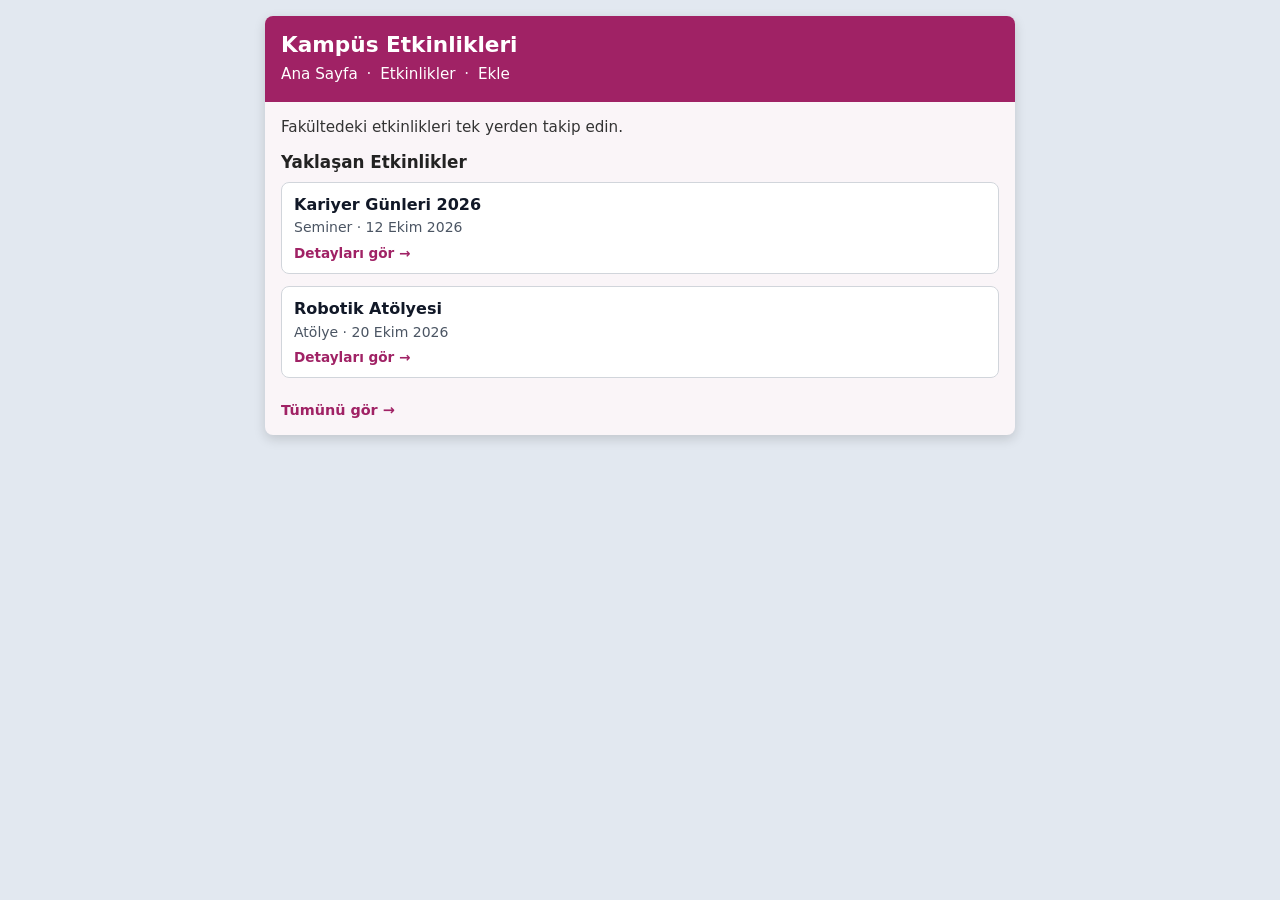
<file: index.html>
<!DOCTYPE html>
<html lang="tr">
<head>
  <meta charset="UTF-8">
  <meta name="viewport" content="width=device-width, initial-scale=1.0">
  <title>Kampüs Etkinlikleri</title>
  <link rel="stylesheet" href="css/2416501048.css">
  <script type="module" src="js/event-list.js"></script>
</head>
<body>
  <div class="uygulama-cercevesi">
    <header>
      <h1>Kampüs Etkinlikleri</h1>
      <nav class="nav-menu">
        <a href="index.html">Ana Sayfa</a>
        <span class="ayrac">&middot;</span>
        <a href="etkinlikler.html">Etkinlikler</a>
        <span class="ayrac">&middot;</span>
        <a href="etkinlik-ekle.html">Ekle</a>
      </nav>
    </header>

    <main>
      <p class="aciklama">Fakültedeki etkinlikleri tek yerden takip edin.</p>
      
      <h2>Yaklaşan Etkinlikler</h2>
      
      <!-- Slayt Adım 3 & 5: Elle yazılmış kartlar silindi, data-limit="2" verildi -->
      <section id="etkinlik-listesi" class="etkinlik-listesi grid-2" data-limit="2"></section>

      <a href="etkinlikler.html" class="sayfa-link">Tümünü gör &rarr;</a>
    </main>
  </div>
</body>
</html>
</file>
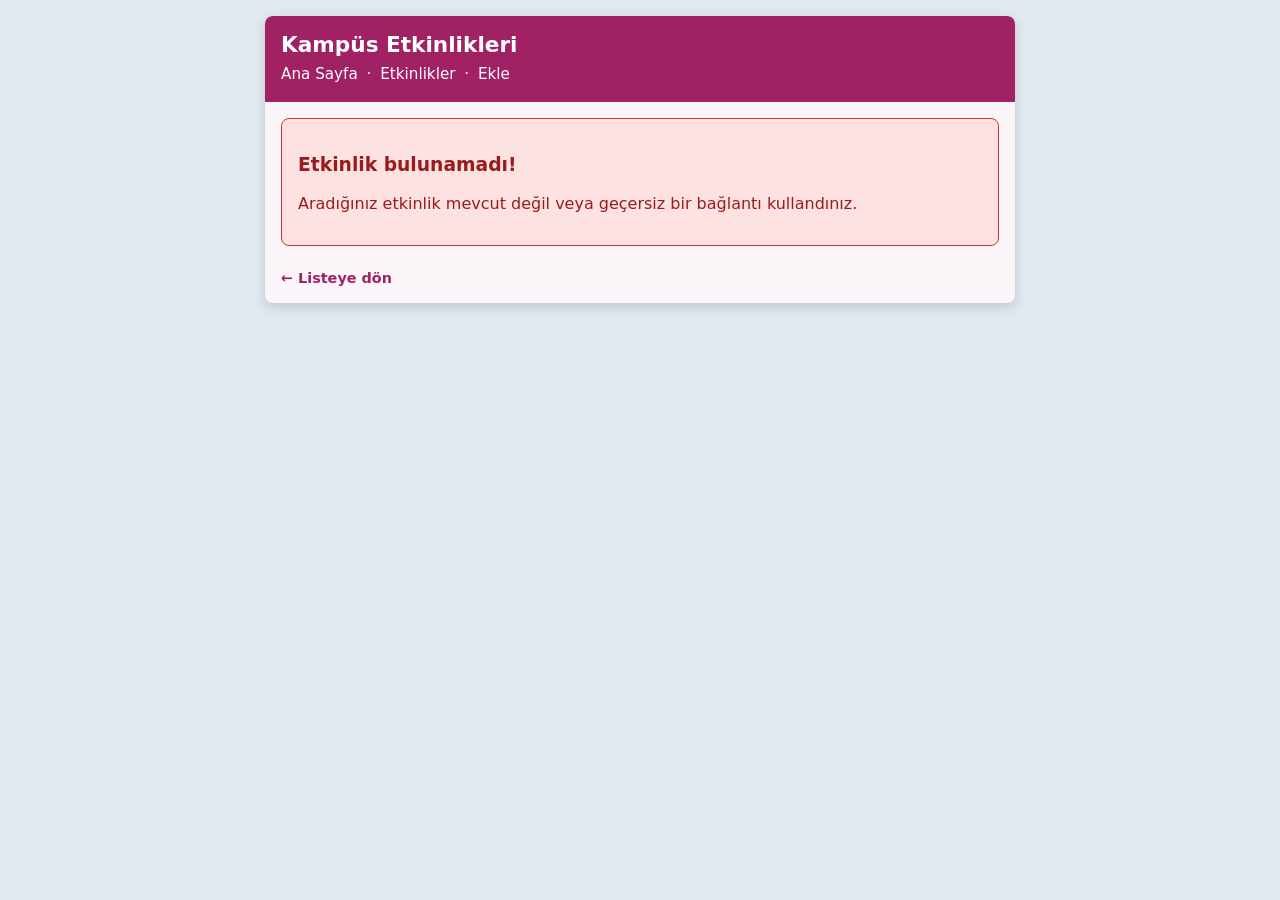
<file: etkinlik-detay.html>
<!DOCTYPE html>
<html lang="tr">
<head>
  <meta charset="UTF-8">
  <meta name="viewport" content="width=device-width, initial-scale=1.0">
  <title>Etkinlik Detayı</title>
  <link rel="stylesheet" href="css/2416501048.css">
  <script type="module" src="js/event-detail.js"></script>
</head>
<body>
  <div class="uygulama-cercevesi">
    <header>
      <h1>Kampüs Etkinlikleri</h1>
      <nav class="nav-menu">
        <a href="index.html">Ana Sayfa</a>
        <span class="ayrac">&middot;</span>
        <a href="etkinlikler.html">Etkinlikler</a>
        <span class="ayrac">&middot;</span>
        <a href="etkinlik-ekle.html">Ekle</a>
      </nav>
    </header>

    <main>
      <!-- Slayt Adım 8: Dinamik detay container'ı -->
      <div id="detay"></div>
    </main>
  </div>
</body>
</html>
</file>
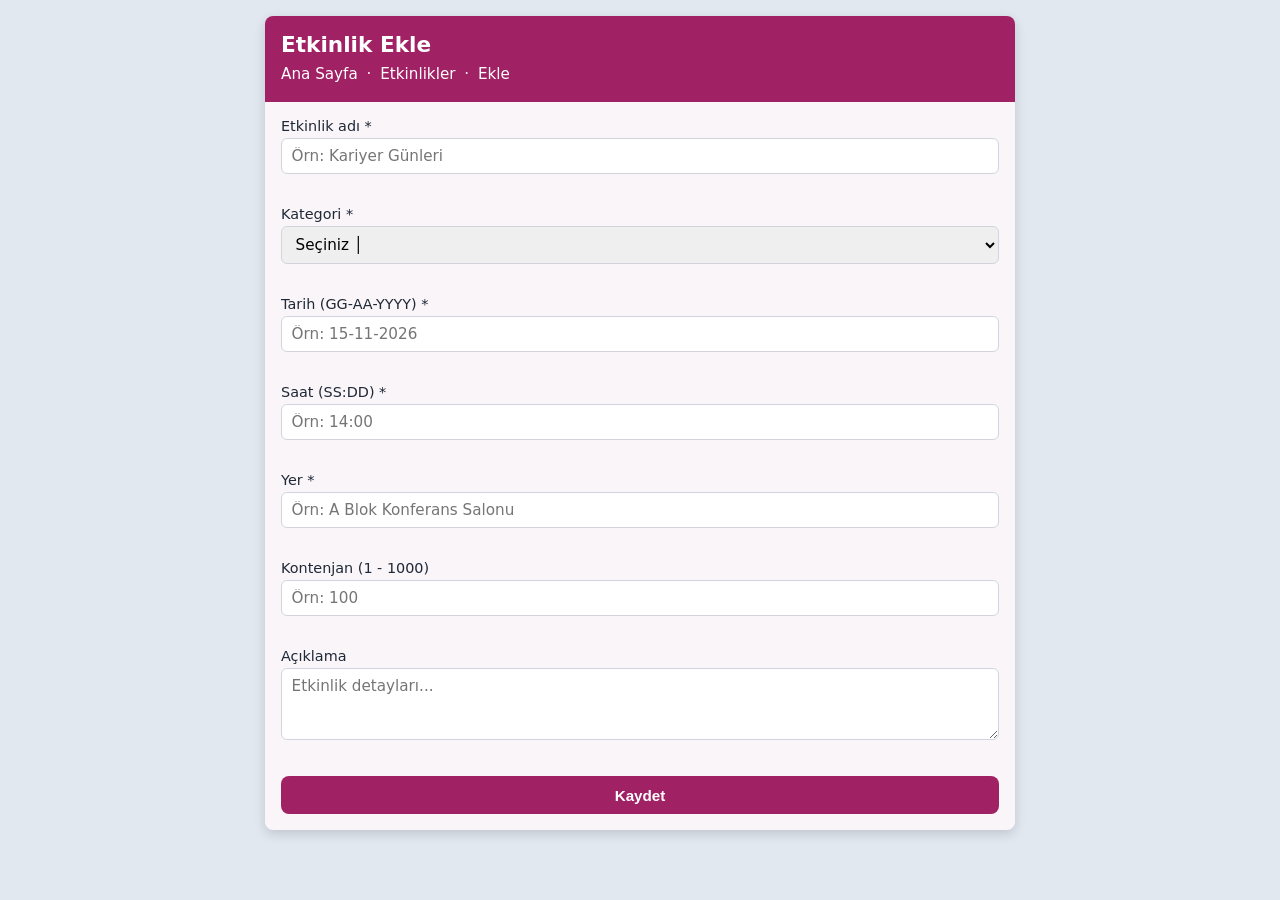
<file: etkinlik-ekle.html>
<!DOCTYPE html>
<html lang="tr">
<head>
  <meta charset="UTF-8">
  <meta name="viewport" content="width=device-width, initial-scale=1.0">
  <title>Etkinlik Ekle - Kampüs Etkinlikleri</title>
  <link rel="stylesheet" href="css/2416501048.css">
  <script type="module" src="js/event-form.js"></script>
</head>
<body>
  <div class="uygulama-cercevesi">
    <header>
      <h1>Etkinlik Ekle</h1>
      <nav class="nav-menu">
        <a href="index.html">Ana Sayfa</a>
        <span class="ayrac">&middot;</span>
        <a href="etkinlikler.html">Etkinlikler</a>
        <span class="ayrac">&middot;</span>
        <a href="etkinlik-ekle.html">Ekle</a>
      </nav>
    </header>

    <main>
      <!-- Slayt Adım 9 & 10: novalidate, hata alanları ve mesaj alanı -->
      <form id="etkinlik-formu" novalidate>
        <label>
          Etkinlik adı *
          <input type="text" name="ad" placeholder="Örn: Kariyer Günleri">
          <span class="alan-hata" id="ad-hata"></span>
        </label>

        <label>
          Kategori *
          <select name="kategori">
            <option value="" selected disabled>Seçiniz &boxv;</option>
            <option value="Seminer">Seminer</option>
            <option value="Atölye">Atölye</option>
            <option value="Söyleşi">Söyleşi</option>
            <option value="Yarışma">Yarışma</option>
          </select>
          <span class="alan-hata" id="kategori-hata"></span>
        </label>

        <label>
          Tarih (GG-AA-YYYY) *
          <input type="text" name="tarih" placeholder="Örn: 15-11-2026">
          <span class="alan-hata" id="tarih-hata"></span>
        </label>

        <label>
          Saat (SS:DD) *
          <input type="text" name="saat" placeholder="Örn: 14:00">
          <span class="alan-hata" id="saat-hata"></span>
        </label>

        <label>
          Yer *
          <input type="text" name="yer" placeholder="Örn: A Blok Konferans Salonu">
          <span class="alan-hata" id="yer-hata"></span>
        </label>

        <label>
          Kontenjan (1 - 1000)
          <input type="number" name="kontenjan" placeholder="Örn: 100">
          <span class="alan-hata" id="kontenjan-hata"></span>
        </label>

        <label>
          Açıklama
          <textarea name="aciklama" rows="3" placeholder="Etkinlik detayları..."></textarea>
          <span class="alan-hata" id="aciklama-hata"></span>
        </label>

        <button type="submit" class="form-buton">Kaydet</button>
      </form>

      <div id="form-mesaj"></div>
    </main>
  </div>
</body>
</html>
</file>
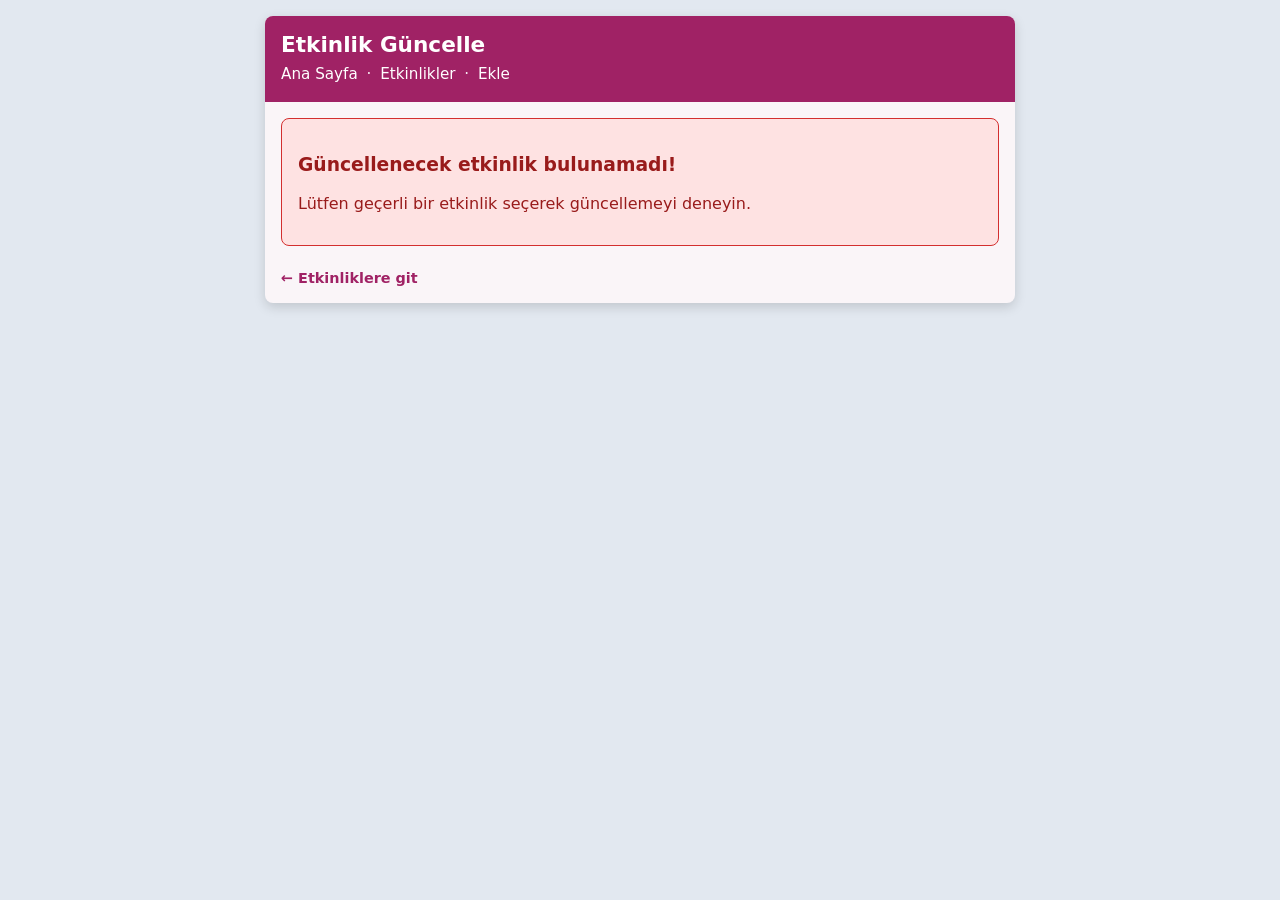
<file: etkinlik-guncelle.html>
<!DOCTYPE html>
<html lang="tr">
<head>
  <meta charset="UTF-8">
  <meta name="viewport" content="width=device-width, initial-scale=1.0">
  <title>Etkinlik Güncelle - Kampüs Etkinlikleri</title>
  <link rel="stylesheet" href="css/2416501048.css">
  <script type="module" src="js/event-form.js"></script>
</head>
<body>
  <div class="uygulama-cercevesi">
    <header>
      <h1>Etkinlik Güncelle</h1>
      <nav class="nav-menu">
        <a href="index.html">Ana Sayfa</a>
        <span class="ayrac">&middot;</span>
        <a href="etkinlikler.html">Etkinlikler</a>
        <span class="ayrac">&middot;</span>
        <a href="etkinlik-ekle.html">Ekle</a>
      </nav>
    </header>

    <main>
      <!-- Slayt Adım 11: data-mode="guncelle" ile işaretlenmiş form -->
      <form id="etkinlik-formu" data-mode="guncelle" novalidate>
        <label>
          Etkinlik adı *
          <input type="text" name="ad">
          <span class="alan-hata" id="ad-hata"></span>
        </label>

        <label>
          Kategori *
          <select name="kategori">
            <option value="" disabled>Seçiniz &boxv;</option>
            <option value="Seminer">Seminer</option>
            <option value="Atölye">Atölye</option>
            <option value="Söyleşi">Söyleşi</option>
            <option value="Yarışma">Yarışma</option>
          </select>
          <span class="alan-hata" id="kategori-hata"></span>
        </label>

        <label>
          Tarih (GG-AA-YYYY) *
          <input type="text" name="tarih">
          <span class="alan-hata" id="tarih-hata"></span>
        </label>

        <label>
          Saat (SS:DD) *
          <input type="text" name="saat">
          <span class="alan-hata" id="saat-hata"></span>
        </label>

        <label>
          Yer *
          <input type="text" name="yer">
          <span class="alan-hata" id="yer-hata"></span>
        </label>

        <label>
          Kontenjan (1 - 1000)
          <input type="number" name="kontenjan">
          <span class="alan-hata" id="kontenjan-hata"></span>
        </label>

        <label>
          Açıklama
          <textarea name="aciklama" rows="3"></textarea>
          <span class="alan-hata" id="aciklama-hata"></span>
        </label>

        <button type="submit" class="form-buton">Güncelle</button>
      </form>

      <div id="form-mesaj"></div>
    </main>
  </div>
</body>
</html>
</file>
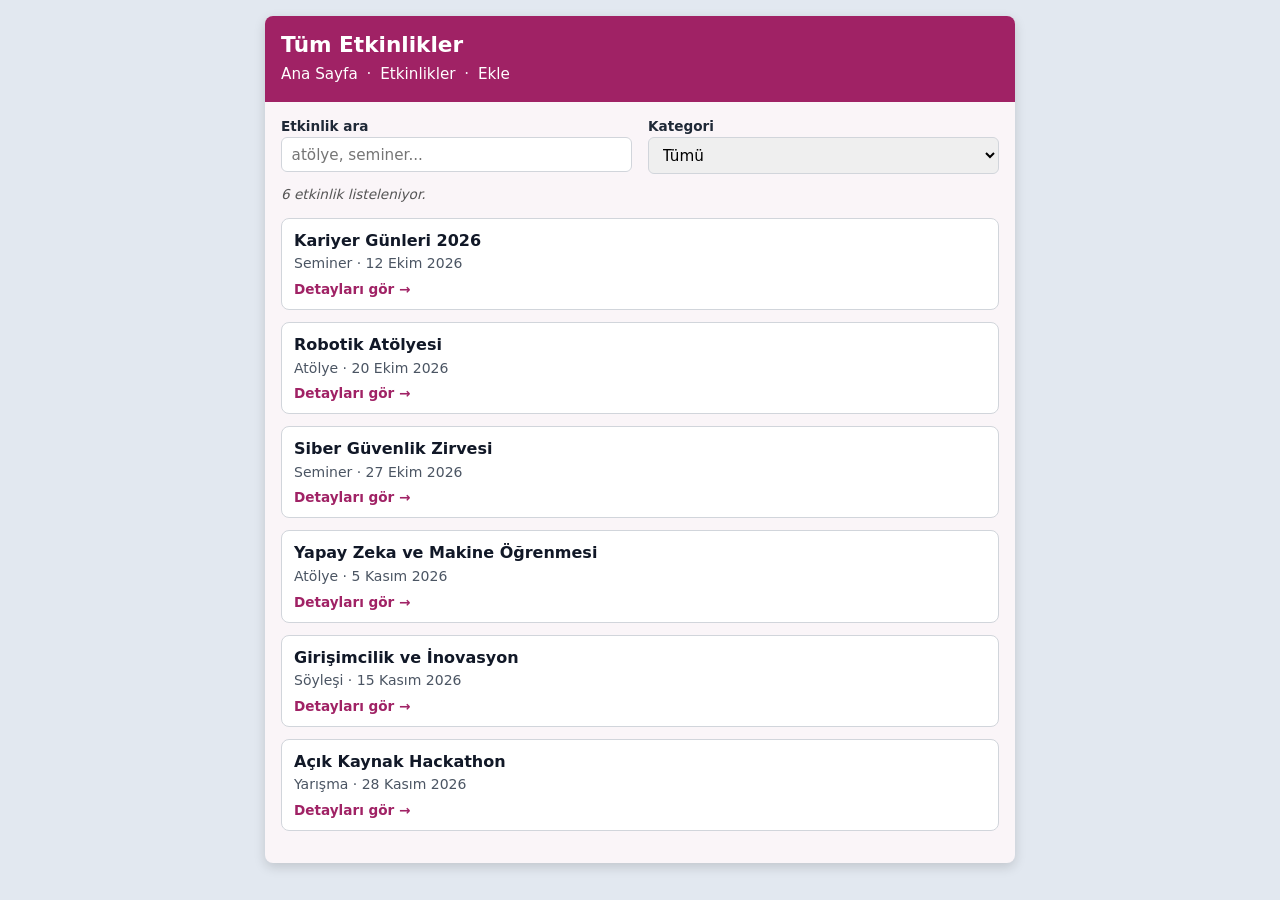
<file: etkinlikler.html>
<!DOCTYPE html>
<html lang="tr">
<head>
  <meta charset="UTF-8">
  <meta name="viewport" content="width=device-width, initial-scale=1.0">
  <title>Tüm Etkinlikler - Kampüs Etkinlikleri</title>
  <link rel="stylesheet" href="css/2416501048.css">
  <script type="module" src="js/event-list.js"></script>
</head>
<body>
  <div class="uygulama-cercevesi">
    <header>
      <h1>Tüm Etkinlikler</h1>
      <nav class="nav-menu">
        <a href="index.html">Ana Sayfa</a>
        <span class="ayrac">&middot;</span>
        <a href="etkinlikler.html">Etkinlikler</a>
        <span class="ayrac">&middot;</span>
        <a href="etkinlik-ekle.html">Ekle</a>
      </nav>
    </header>

    <main>
      <!-- Slayt Adım 6: Arama ve Kategori Filtre Formu -->
      <form id="filtre-formu" class="filtre">
        <label for="arama">
          Etkinlik ara
          <input type="search" id="arama" placeholder="atölye, seminer...">
        </label>

        <label for="kategori-filtre">
          Kategori
          <select id="kategori-filtre">
            <option value="">Tümü</option>
          </select>
        </label>
      </form>

      <p id="sonuc"></p>

      <!-- Slayt Adım 3 & 4: Boşaltılmış etkinlik listesi container'ı -->
      <section id="etkinlik-listesi" class="etkinlik-listesi grid-3"></section>
    </main>
  </div>
</body>
</html>
</file>
<file: css/2416501048.css>
/* Emir Demir — 2416501048 */

:root {
  --no: 2416501048;
  --ton: 328;
  --renk-ana: hsl(var(--ton) 65% 38%);
  --renk-zemin: hsl(var(--ton) 30% 97%);
  --font: system-ui, sans-serif;
  --bosluk-m: 1rem; 
  --kose: 8px;
  
  --renk-metin: #222222;
  --renk-kart: #ffffff;
  --renk-hata: #d32f2f;
  --renk-basari: #2e7d32;
}

* {
  box-sizing: border-box;
}

body { 
  font-family: var(--font); 
  background-color: #e2e8f0;
  color: var(--renk-metin);
  margin: 0;
  padding: 1rem;
}

/* Telefon ekranı çerçevesi */
.uygulama-cercevesi {
  background-color: var(--renk-zemin);
  max-width: 500px;
  margin: 0 auto;
  border-radius: var(--kose);
  overflow: hidden;
  box-shadow: 0 4px 12px rgba(0,0,0,0.15);
  padding-bottom: var(--bosluk-m);
}

/* === HEADER VE MENÜ === */
header {
  background-color: var(--renk-ana);
  padding: var(--bosluk-m);
  margin-bottom: var(--bosluk-m);
}

header h1 {
  margin: 0 0 0.4rem 0;
  font-size: 1.35rem;
  color: #ffffff !important;
}

/* Menü */
nav.nav-menu {
  color: #ffffff;
  font-weight: 500;
  font-size: 0.95rem;
  line-height: 1.5;
}

nav.nav-menu a,
nav.nav-menu a:link,
nav.nav-menu a:visited,
nav.nav-menu a:hover,
nav.nav-menu a:active {
  color: #ffffff !important;
  text-decoration: none;
}

nav.nav-menu a:hover {
  text-decoration: underline;
}

nav.nav-menu .ayrac {
  margin: 0 0.25rem;
  opacity: 0.9;
}

/* Ana İçerik Alanı */
main {
  padding: 0 var(--bosluk-m);
}

p.aciklama {
  margin: 0 0 var(--bosluk-m) 0;
  font-size: 0.95rem;
  color: #333333;
}

h2 {
  font-size: 1.05rem;
  margin: 0 0 0.6rem 0;
  font-weight: bold;
}

/* === FİLTRE VE ARAMA (SPRINT 3) === */
.filtre {
  display: flex;
  flex-direction: column;
  gap: 0.5rem;
  margin-bottom: 0.75rem;
}

.filtre label {
  font-size: 0.85rem;
  font-weight: 600;
}

.filtre input[type="search"],
.filtre select {
  margin-top: 0.2rem;
  padding: 0.45rem 0.6rem;
}

#sonuc {
  font-size: 0.85rem;
  color: #555555;
  margin: 0 0 var(--bosluk-m) 0;
  font-style: italic;
}

/* === KARTLAR === */
section.etkinlik-listesi {
  display: flex;
  flex-direction: column;
  gap: 0.75rem;
  margin-bottom: var(--bosluk-m);
}

article.kart {
  background-color: var(--renk-kart);
  border: 1px solid #d1d5db;
  border-radius: var(--kose);
  padding: 0.75rem;
  display: flex;
  flex-direction: column;
  gap: 0.35rem;
}

article.kart h2,
article.kart h3 {
  margin: 0;
  font-size: 1rem;
  color: #111827;
}

article.kart p {
  margin: 0;
  font-size: 0.875rem;
  color: #4b5563;
}

article.kart a.detay-link {
  color: var(--renk-ana);
  font-weight: 600;
  text-decoration: none;
  font-size: 0.85rem;
  align-self: flex-start;
  margin-top: 0.25rem;
}

article.kart a.detay-link:hover {
  text-decoration: underline;
}

a.sayfa-link {
  color: var(--renk-ana);
  font-weight: bold;
  text-decoration: none;
  font-size: 0.9rem;
  display: inline-block;
  margin-top: 0.5rem;
}

/* === ETKİNLİK DETAY === */
.detay-konteyner {
  display: flex;
  flex-direction: column;
  gap: 1rem;
}

.afis-kutusu {
  background-color: #d1fae5;
  text-align: center;
  padding: 2.5rem 1rem;
  border-radius: var(--kose);
  color: #065f46;
  font-size: 0.95rem;
}

dl.detay-bilgi {
  margin: 0;
  font-size: 0.9rem;
}

dl.detay-bilgi dt {
  font-weight: bold;
  margin-top: 0.5rem;
  color: #111827;
}

dl.detay-bilgi dd {
  margin-left: 0;
  margin-bottom: 0.5rem;
  color: #374151;
}

/* Buton ve Linkler */
.buton-guncelle {
  display: inline-block;
  background-color: var(--renk-ana);
  color: #ffffff !important;
  text-decoration: none;
  padding: 0.6rem 1rem;
  border-radius: var(--kose);
  font-size: 0.9rem;
  font-weight: 600;
  text-align: center;
  cursor: pointer;
  margin-top: 0.5rem;
}

/* Hata ve Başarı Kutuları */
.hata-kutusu {
  background-color: #fee2e2;
  border: 1px solid var(--renk-hata);
  color: #991b1b;
  padding: 1rem;
  border-radius: var(--kose);
  margin-bottom: 1rem;
}

.basari-kutusu {
  background-color: #dcfce7;
  border: 1px solid var(--renk-basari);
  color: #166534;
  padding: 1rem;
  border-radius: var(--kose);
  margin-top: 1rem;
}

.basari-kutusu pre {
  background-color: #ffffff;
  padding: 0.5rem;
  border-radius: 4px;
  overflow-x: auto;
  font-size: 0.8rem;
  margin: 0.5rem 0 0 0;
  color: #111827;
}

/* === FORMLAR === */
form {
  display: flex;
  flex-direction: column;
  gap: 0.75rem;
}

label {
  display: flex;
  flex-direction: column;
  font-size: 0.9rem;
  color: #1f2937;
}

input, select, textarea {
  margin-top: 0.25rem;
  padding: 0.5rem 0.6rem;
  border: 1px solid #d1d5db;
  border-radius: 6px;
  font-family: inherit;
  font-size: 0.95rem;
  width: 100%;
}

/* Hata Durumu */
input[aria-invalid="true"],
select[aria-invalid="true"],
textarea[aria-invalid="true"] {
  border-color: var(--renk-hata) !important;
  outline-color: var(--renk-hata);
}

.alan-hata {
  color: var(--renk-hata);
  font-size: 0.8rem;
  margin-top: 0.25rem;
  min-height: 1rem;
  font-weight: 500;
}

button.form-buton {
  background-color: var(--renk-ana);
  color: #ffffff;
  border: none;
  padding: 0.65rem;
  border-radius: var(--kose);
  font-weight: bold;
  font-size: 0.95rem;
  cursor: pointer;
  margin-top: 0.25rem;
  width: 100%;
}

/* Masaüstü Düzeni (600px üzeri) */
@media (min-width: 600px) {
  .uygulama-cercevesi {
    max-width: 750px;
  }
  
  .filtre {
    display: grid;
    grid-template-columns: 1fr 1fr;
    gap: 1rem;
  }

  .grid-2 { display: grid; grid-template-columns: 1fr 1fr; }
  .grid-3 { display: grid; grid-template-columns: 1fr 1fr 1fr; }

  .detay-konteyner {
    display: grid;
    grid-template-columns: 1fr 1fr;
    align-items: start;
  }
}
</file>
